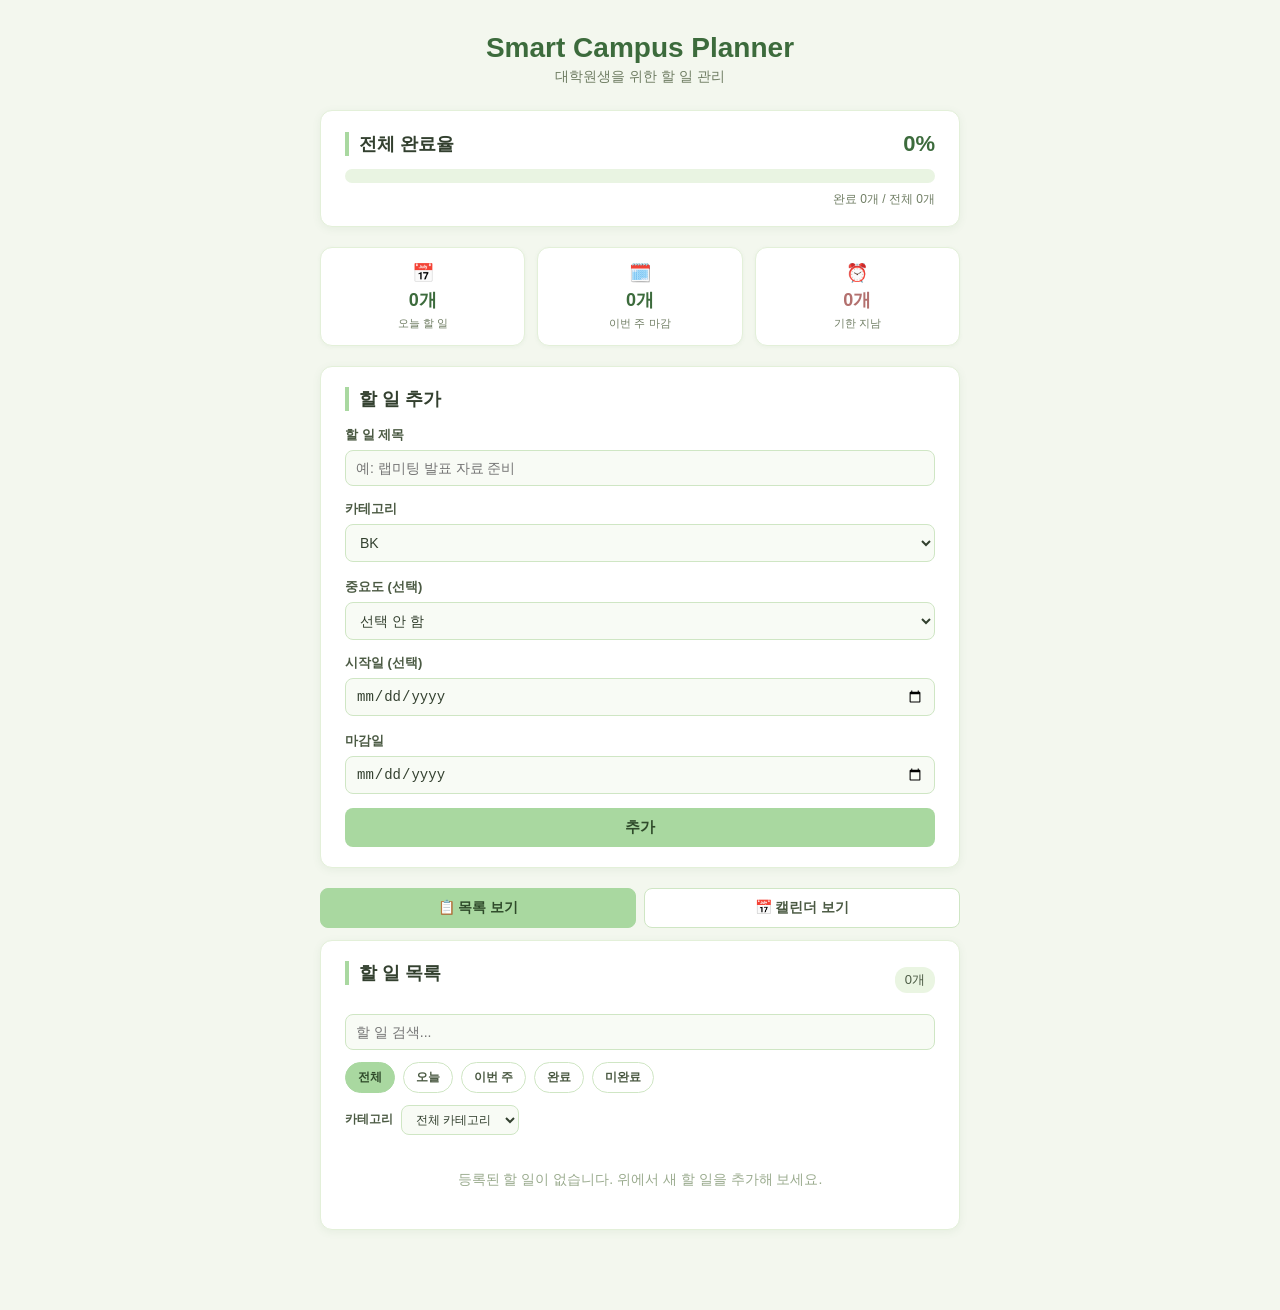
<file: index.html>
<!DOCTYPE html>
<html lang="ko">
<head>
  <meta charset="UTF-8" />
  <meta name="viewport" content="width=device-width, initial-scale=1.0" />
  <title>Smart Campus Planner</title>
  <link rel="stylesheet" href="style.css" />
</head>
<body>
  <div class="app">
    <header class="app-header">
      <h1>Smart Campus Planner</h1>
      <p class="app-subtitle">대학원생을 위한 할 일 관리</p>
    </header>

    <section class="card progress-card">
      <div class="progress-header">
        <h2>전체 완료율</h2>
        <span id="completion-rate-text" class="completion-rate-text">0%</span>
      </div>
      <div class="progress-bar-track">
        <div id="completion-rate-bar" class="progress-bar-fill" style="width: 0%"></div>
      </div>
      <p id="progress-sub" class="progress-sub">완료 0개 / 전체 0개</p>
    </section>

    <div class="summary-dashboard">
      <div class="summary-card">
        <span class="summary-icon">📅</span>
        <span id="summary-today-count" class="summary-value">0개</span>
        <span class="summary-label">오늘 할 일</span>
      </div>
      <div class="summary-card">
        <span class="summary-icon">🗓️</span>
        <span id="summary-week-count" class="summary-value">0개</span>
        <span class="summary-label">이번 주 마감</span>
      </div>
      <div class="summary-card summary-card-overdue">
        <span class="summary-icon">⏰</span>
        <span id="summary-overdue-count" class="summary-value">0개</span>
        <span class="summary-label">기한 지남</span>
      </div>
    </div>

    <section class="card">
      <h2 id="form-title">할 일 추가</h2>
      <form id="todo-form" class="todo-form">
        <input type="hidden" id="editing-id" value="" />
        <div class="form-row">
          <label for="title">할 일 제목</label>
          <input
            type="text"
            id="title"
            name="title"
            placeholder="예: 랩미팅 발표 자료 준비"
            required
          />
        </div>

        <div class="form-row form-row-inline">
          <div class="form-field">
            <label for="category">카테고리</label>
            <select id="category" name="category">
              <option value="BK">BK</option>
              <option value="랩실">랩실(수업)</option>
              <option value="프로젝트">프로젝트</option>
              <option value="스터디">스터디</option>
              <option value="개인">개인</option>
            </select>
          </div>

          <div class="form-field">
            <label for="priority">중요도 (선택)</label>
            <select id="priority" name="priority">
              <option value="" selected>선택 안 함</option>
              <option value="상">상</option>
              <option value="중">중</option>
              <option value="하">하</option>
            </select>
          </div>
        </div>

        <div class="form-row form-row-inline">
          <div class="form-field">
            <label for="start-date">시작일 (선택)</label>
            <input type="date" id="start-date" name="startDate" />
          </div>

          <div class="form-field">
            <label for="end-date">마감일</label>
            <input type="date" id="end-date" name="endDate" required />
          </div>
        </div>

        <div class="form-actions">
          <button type="submit" id="submit-btn" class="btn btn-primary">추가</button>
          <button type="button" id="cancel-edit-btn" class="btn btn-secondary hidden">수정 취소</button>
        </div>
      </form>
    </section>

    <div class="view-tabs">
      <button type="button" id="tab-list" class="tab-btn tab-active">📋 목록 보기</button>
      <button type="button" id="tab-calendar" class="tab-btn">📅 캘린더 보기</button>
    </div>

    <section class="card" id="list-view">
      <div class="list-header">
        <h2>할 일 목록</h2>
        <span id="todo-count" class="todo-count">0개</span>
      </div>

      <input
        type="text"
        id="search-input"
        class="search-input"
        placeholder="할 일 검색..."
      />

      <div class="filter-row">
        <button type="button" class="filter-btn date-filter-btn filter-active" data-filter="all">전체</button>
        <button type="button" class="filter-btn date-filter-btn" data-filter="today">오늘</button>
        <button type="button" class="filter-btn date-filter-btn" data-filter="week">이번 주</button>
        <button type="button" class="filter-btn date-filter-btn" data-filter="completed">완료</button>
        <button type="button" class="filter-btn date-filter-btn" data-filter="incomplete">미완료</button>
      </div>

      <div class="filter-row">
        <label for="category-filter" class="category-filter-label">카테고리</label>
        <select id="category-filter" class="category-filter-select">
          <option value="all">전체 카테고리</option>
          <option value="BK">BK</option>
          <option value="랩실">랩실(수업)</option>
          <option value="프로젝트">프로젝트</option>
          <option value="스터디">스터디</option>
          <option value="개인">개인</option>
        </select>
      </div>

      <ul id="todo-list" class="todo-list">
        <!-- 할 일 항목이 여기에 자바스크립트로 추가됩니다 -->
      </ul>
      <p id="empty-message" class="empty-message">
        등록된 할 일이 없습니다. 위에서 새 할 일을 추가해 보세요.
      </p>
    </section>

    <section class="card hidden" id="calendar-view">
      <div class="calendar-header">
        <button type="button" id="prev-month-btn" class="calendar-nav-btn" aria-label="이전 달">‹</button>
        <h2 id="calendar-title">0000년 00월</h2>
        <button type="button" id="next-month-btn" class="calendar-nav-btn" aria-label="다음 달">›</button>
      </div>
      <div class="calendar-weekdays">
        <span class="weekday weekday-sun">일</span>
        <span class="weekday">월</span>
        <span class="weekday">화</span>
        <span class="weekday">수</span>
        <span class="weekday">목</span>
        <span class="weekday">금</span>
        <span class="weekday weekday-sat">토</span>
      </div>
      <div id="calendar-grid" class="calendar-grid">
        <!-- 날짜 칸이 여기에 자바스크립트로 추가됩니다 -->
      </div>
    </section>
  </div>

  <script src="script.js"></script>
</body>
</html>
</file>
<file: style.css>
* {
  box-sizing: border-box;
}

:root {
  /* 카테고리별 파스텔 색상 (목록/캘린더 공통으로 사용) */
  --color-bk: #ddefd5;
  --color-bk-text: #4a6b3d;
  --color-lab: #dcecf7;
  --color-lab-text: #3c5b73;
  --color-project: #e8ddf5;
  --color-project-text: #5b4a78;
  --color-study: #fff1c9;
  --color-study-text: #7a6a2e;
  --color-personal: #f7dde7;
  --color-personal-text: #7a4a5f;
}

body {
  margin: 0;
  font-family: "Segoe UI", "Malgun Gothic", sans-serif;
  /* 아이보리가 살짝 섞인 옅은 파스텔 연두색 배경 */
  background-color: #f3f7ee;
  color: #33402f;
}

.app {
  max-width: 680px;
  margin: 0 auto;
  padding: 32px 20px 60px;
}

.app-header {
  text-align: center;
  margin-bottom: 24px;
}

.app-header h1 {
  margin: 0 0 4px;
  font-size: 28px;
  color: #3c6b3c;
}

.app-subtitle {
  margin: 0;
  color: #6f7d63;
  font-size: 14px;
}

.card {
  background: #ffffff;
  border: 1px solid #e3f0d9;
  border-radius: 12px;
  padding: 20px 24px;
  margin-bottom: 20px;
  box-shadow: 0 2px 8px rgba(76, 130, 76, 0.08);
}

.card h2 {
  margin-top: 0;
  font-size: 18px;
  color: #33402f;
  border-left: 4px solid #a9d8a0;
  padding-left: 10px;
}

.todo-form .form-row {
  margin-bottom: 14px;
  display: flex;
  flex-direction: column;
}

.form-row-inline {
  flex-direction: row;
  gap: 16px;
}

.form-field {
  flex: 1;
  display: flex;
  flex-direction: column;
}

label {
  font-size: 13px;
  color: #4b5a43;
  margin-bottom: 6px;
  font-weight: 600;
}

input[type="text"],
input[type="date"],
select {
  padding: 9px 10px;
  border: 1px solid #cfe6c4;
  border-radius: 8px;
  font-size: 14px;
  background-color: #f8fbf5;
  color: #33402f;
}

input[type="text"]:focus,
input[type="date"]:focus,
select:focus {
  outline: none;
  border-color: #8fc482;
  background-color: #fff;
}

.btn {
  border: none;
  border-radius: 8px;
  padding: 10px 18px;
  font-size: 15px;
  cursor: pointer;
  font-weight: 600;
}

.btn-primary {
  background-color: #a9d8a0;
  color: #2f4a2a;
  width: 100%;
}

.btn-primary:hover {
  background-color: #8fc482;
}

.btn-secondary {
  background-color: #fff;
  color: #4b5a43;
  border: 1px solid #cfe6c4;
}

.btn-secondary:hover {
  background-color: #eaf5e2;
}

.form-actions {
  display: flex;
  gap: 10px;
}

.form-actions .btn-primary {
  flex: 1;
}

.form-actions .btn-secondary {
  flex: 0 0 auto;
  padding: 10px 16px;
}

/* ------------------------------------------------------------ */
/* 상단 요약 대시보드                                             */
/* ------------------------------------------------------------ */

.summary-dashboard {
  display: grid;
  grid-template-columns: repeat(3, 1fr);
  gap: 12px;
  margin-bottom: 20px;
}

.summary-card {
  background: #ffffff;
  border: 1px solid #e3f0d9;
  border-radius: 12px;
  padding: 14px 10px;
  box-shadow: 0 1px 4px rgba(76, 130, 76, 0.06);
  display: flex;
  flex-direction: column;
  align-items: center;
  gap: 4px;
  text-align: center;
}

.summary-icon {
  font-size: 18px;
}

.summary-value {
  font-size: 18px;
  font-weight: 700;
  color: #3c6b3c;
}

.summary-label {
  font-size: 11px;
  color: #6f7d63;
}

.summary-card-overdue .summary-value {
  color: #b3706e;
}

.progress-card {
  padding-bottom: 18px;
}

.progress-header {
  display: flex;
  justify-content: space-between;
  align-items: center;
}

.progress-header h2 {
  margin: 0;
}

.completion-rate-text {
  font-size: 22px;
  font-weight: 700;
  color: #3c6b3c;
}

.progress-bar-track {
  margin-top: 12px;
  width: 100%;
  height: 14px;
  background-color: #e9f4e2;
  border-radius: 999px;
  overflow: hidden;
}

.progress-bar-fill {
  height: 100%;
  background: linear-gradient(90deg, #cbe8bf, #8fc482);
  border-radius: 999px;
  transition: width 0.3s ease;
}

.progress-sub {
  margin: 8px 0 0;
  font-size: 12px;
  color: #6f7d63;
  text-align: right;
}

.list-header {
  display: flex;
  justify-content: space-between;
  align-items: center;
}

.todo-count {
  font-size: 13px;
  color: #4b5a43;
  background: #eaf5e2;
  padding: 4px 10px;
  border-radius: 12px;
}

/* ------------------------------------------------------------ */
/* 검색창 / 날짜 필터 / 카테고리 필터                              */
/* ------------------------------------------------------------ */

.search-input {
  width: 100%;
  padding: 9px 12px;
  margin-top: 14px;
  border: 1px solid #cfe6c4;
  border-radius: 8px;
  font-size: 14px;
  background-color: #f8fbf5;
  color: #33402f;
}

.search-input:focus {
  outline: none;
  border-color: #8fc482;
  background-color: #fff;
}

.filter-row {
  display: flex;
  flex-wrap: wrap;
  align-items: center;
  gap: 8px;
  margin-top: 12px;
}

.filter-btn {
  border: 1px solid #cfe6c4;
  background-color: #fff;
  color: #4b5a43;
  padding: 6px 12px;
  border-radius: 999px;
  font-size: 12px;
  font-weight: 600;
  cursor: pointer;
}

.filter-btn:hover {
  background-color: #eaf5e2;
}

/* 현재 선택된 필터 버튼은 파스텔 연두색으로 강조 */
.filter-btn.filter-active {
  background-color: #a9d8a0;
  border-color: #a9d8a0;
  color: #2f4a2a;
}

.category-filter-label {
  font-size: 12px;
  color: #4b5a43;
  font-weight: 600;
  margin-bottom: 0;
}

.category-filter-select {
  padding: 6px 10px;
  border: 1px solid #cfe6c4;
  border-radius: 8px;
  font-size: 12px;
  background-color: #f8fbf5;
  color: #33402f;
}

.todo-list {
  list-style: none;
  padding: 0;
  margin: 16px 0 0;
}

.todo-item {
  display: flex;
  align-items: flex-start;
  gap: 12px;
  padding: 12px 10px;
  border: 1px solid #e7f2df;
  border-left: 5px solid #b7dcae;
  border-radius: 8px;
  margin-bottom: 10px;
  background-color: #fbfdf9;
}

.todo-item.completed {
  background-color: #f2f6ee;
  opacity: 0.7;
}

.todo-item.completed .todo-title {
  text-decoration: line-through;
  color: #8a8f98;
}

/* 카테고리별 좌측 색상 구분 (파스텔 톤, 목록/캘린더 공통 색상 규칙) */
.todo-item.category-BK {
  border-left-color: var(--color-bk);
}
.todo-item.category-랩실 {
  border-left-color: var(--color-lab);
}
.todo-item.category-프로젝트 {
  border-left-color: var(--color-project);
}
.todo-item.category-스터디 {
  border-left-color: var(--color-study);
}
.todo-item.category-개인 {
  border-left-color: var(--color-personal);
}

.todo-checkbox {
  margin-top: 4px;
  width: 18px;
  height: 18px;
  flex-shrink: 0;
  cursor: pointer;
}

.todo-body {
  flex: 1;
  min-width: 0;
}

.todo-title-row {
  display: flex;
  flex-wrap: wrap;
  align-items: center;
  gap: 6px;
  margin-bottom: 6px;
}

.todo-title {
  font-size: 15px;
  font-weight: 600;
  word-break: break-word;
}

.todo-meta {
  display: flex;
  flex-wrap: wrap;
  gap: 6px;
  align-items: center;
  font-size: 12px;
  color: #5a6650;
}

.badge {
  display: inline-block;
  padding: 2px 8px;
  border-radius: 10px;
  font-size: 11px;
  font-weight: 600;
}

/* 카테고리 배지: 파스텔 배경 + 짙은 색 글씨로 가독성 확보 (캘린더와 동일한 색상 규칙) */
.badge-category-BK {
  background-color: var(--color-bk);
  color: var(--color-bk-text);
}
.badge-category-랩실 {
  background-color: var(--color-lab);
  color: var(--color-lab-text);
}
.badge-category-프로젝트 {
  background-color: var(--color-project);
  color: var(--color-project-text);
}
.badge-category-스터디 {
  background-color: var(--color-study);
  color: var(--color-study-text);
}
.badge-category-개인 {
  background-color: var(--color-personal);
  color: var(--color-personal-text);
}

.badge-priority {
  background-color: #eef4ea;
  color: #4b5a43;
  border: 1px solid #dceccf;
}

/* 중요도 - 파스텔 톤. "상"이 가장 눈에 띄도록 함 */
.priority-상 {
  background-color: #fbdada;
  color: #a45454;
  border-color: #f2bcbc;
  font-weight: 800;
}

.priority-중 {
  background-color: #fbe6bd;
  color: #8a6d2e;
  border-color: #f2d69a;
  font-weight: 600;
}

.priority-하 {
  background-color: #eaf3e3;
  color: #7c8a72;
  border-color: #dceccf;
  font-weight: 500;
}

/* 중요도가 "상"인 할 일 카드 자체를 살짝 더 강조 */
.todo-item.priority-item-상 {
  box-shadow: 0 0 0 1px #f2bcbc inset;
}

.todo-item.priority-item-상 .todo-title::before {
  content: "🔥 ";
}

.date-range {
  color: #6f7d63;
}

/* ------------------------------------------------------------ */
/* D-Day / 기한 지남 배지 (파스텔 톤)                              */
/* ------------------------------------------------------------ */

.badge-dday {
  font-weight: 700;
  border: 1px solid transparent;
}

/* 여유 있음: 연한 회색/연두 계열 */
.dday-normal {
  background-color: #eaf3e3;
  color: #6f8a63;
  border-color: #dceccf;
}

/* 3일 이내: 파스텔 노랑/주황 */
.dday-soon {
  background-color: #fbe6bd;
  color: #8a6d2e;
  border-color: #f2d69a;
}

/* 오늘 마감: 파스텔 코랄 */
.dday-today {
  background-color: #fbdada;
  color: #a45454;
  border-color: #f2bcbc;
}

/* 기한 지남: 연한 빨강/코랄 계열 */
.dday-overdue {
  background-color: #f6cdd0;
  color: #9c4f52;
  border-color: #edb3b8;
}

/* 완료된 할 일은 D-Day를 강하게 강조하지 않고 차분하게 표시 */
.dday-done {
  background-color: #eef4ea;
  color: #9aab8e;
  border-color: #dceccf;
  font-weight: 500;
}

.badge-overdue {
  background-color: #f6cdd0;
  color: #9c4f52;
  border: 1px solid #edb3b8;
}

/* ------------------------------------------------------------ */
/* 수정 / 삭제 버튼                                               */
/* ------------------------------------------------------------ */

.todo-actions {
  display: flex;
  flex-direction: column;
  gap: 4px;
  flex-shrink: 0;
}

.btn-edit {
  border: 1px solid #cfe6c4;
  background: #fff;
  color: #4b5a43;
  font-size: 13px;
  cursor: pointer;
  padding: 4px 10px;
  border-radius: 6px;
}

.btn-edit:hover {
  background-color: #eaf5e2;
}

.btn-delete {
  border: 1px solid #f2bcbc;
  background: none;
  color: #a45454;
  font-size: 13px;
  cursor: pointer;
  padding: 4px 10px;
  border-radius: 6px;
}

.btn-delete:hover {
  background-color: #fbdada;
}

.empty-message {
  text-align: center;
  color: #9aab8e;
  font-size: 14px;
  padding: 20px 0;
  margin: 0;
}

.hidden {
  display: none;
}

/* ------------------------------------------------------------ */
/* 뷰 전환 탭 (목록 / 캘린더)                                    */
/* ------------------------------------------------------------ */

.view-tabs {
  display: flex;
  gap: 8px;
  margin-bottom: 12px;
}

.tab-btn {
  flex: 1;
  padding: 10px 12px;
  border: 1px solid #cfe6c4;
  background-color: #fff;
  border-radius: 8px;
  font-size: 14px;
  font-weight: 600;
  color: #4b5a43;
  cursor: pointer;
}

.tab-btn:hover {
  background-color: #eaf5e2;
}

.tab-btn.tab-active {
  background-color: #a9d8a0;
  border-color: #a9d8a0;
  color: #2f4a2a;
}

/* ------------------------------------------------------------ */
/* 캘린더 화면                                                    */
/* ------------------------------------------------------------ */

.calendar-header {
  display: flex;
  align-items: center;
  justify-content: space-between;
  margin-bottom: 12px;
}

.calendar-header h2 {
  margin: 0;
  border-left: none;
  padding-left: 0;
  font-size: 18px;
  text-align: center;
}

.calendar-nav-btn {
  border: 1px solid #cfe6c4;
  background-color: #fff;
  color: #3c6b3c;
  width: 34px;
  height: 34px;
  border-radius: 8px;
  font-size: 18px;
  line-height: 1;
  cursor: pointer;
}

.calendar-nav-btn:hover {
  background-color: #eaf5e2;
}

.calendar-weekdays {
  display: grid;
  grid-template-columns: repeat(7, 1fr);
  text-align: center;
  font-size: 12px;
  font-weight: 700;
  color: #4b5a43;
  margin-bottom: 6px;
}

.weekday-sun {
  color: #c98a8a;
}

.weekday-sat {
  color: #7fa3c9;
}

.calendar-grid {
  display: grid;
  grid-template-columns: repeat(7, 1fr);
  grid-auto-rows: minmax(80px, auto);
  gap: 4px;
}

.calendar-cell {
  border: 1px solid #e9f4e2;
  border-radius: 6px;
  padding: 4px;
  background-color: #fbfdf9;
  overflow: hidden;
  cursor: pointer;
}

.calendar-cell:hover {
  background-color: #eef7e7;
}

.calendar-cell.empty-cell {
  background-color: transparent;
  border: none;
  cursor: default;
}

.calendar-cell.empty-cell:hover {
  background-color: transparent;
}

.calendar-event {
  cursor: default;
}

/* 오늘 날짜 강조: 파스텔 연두색 배경 + 진한 연두색 테두리 */
.calendar-cell.today {
  background-color: #e6f5df;
  border: 2px solid #8fc482;
}

.calendar-date-num {
  font-size: 12px;
  font-weight: 700;
  color: #4b5a43;
  margin-bottom: 2px;
}

.calendar-cell.today .calendar-date-num {
  color: #3c6b3c;
}

.calendar-event {
  font-size: 10px;
  border-radius: 4px;
  padding: 1px 4px;
  margin-bottom: 2px;
  white-space: nowrap;
  overflow: hidden;
  text-overflow: ellipsis;
}

/* 캘린더 일정 색상: 목록의 카테고리 배지와 동일한 색상 변수를 사용 */
.calendar-event.event-category-BK {
  background-color: var(--color-bk);
  color: var(--color-bk-text);
}
.calendar-event.event-category-랩실 {
  background-color: var(--color-lab);
  color: var(--color-lab-text);
}
.calendar-event.event-category-프로젝트 {
  background-color: var(--color-project);
  color: var(--color-project-text);
}
.calendar-event.event-category-스터디 {
  background-color: var(--color-study);
  color: var(--color-study-text);
}
.calendar-event.event-category-개인 {
  background-color: var(--color-personal);
  color: var(--color-personal-text);
}

.calendar-event.event-completed {
  opacity: 0.55;
  text-decoration: line-through;
}
</file>
